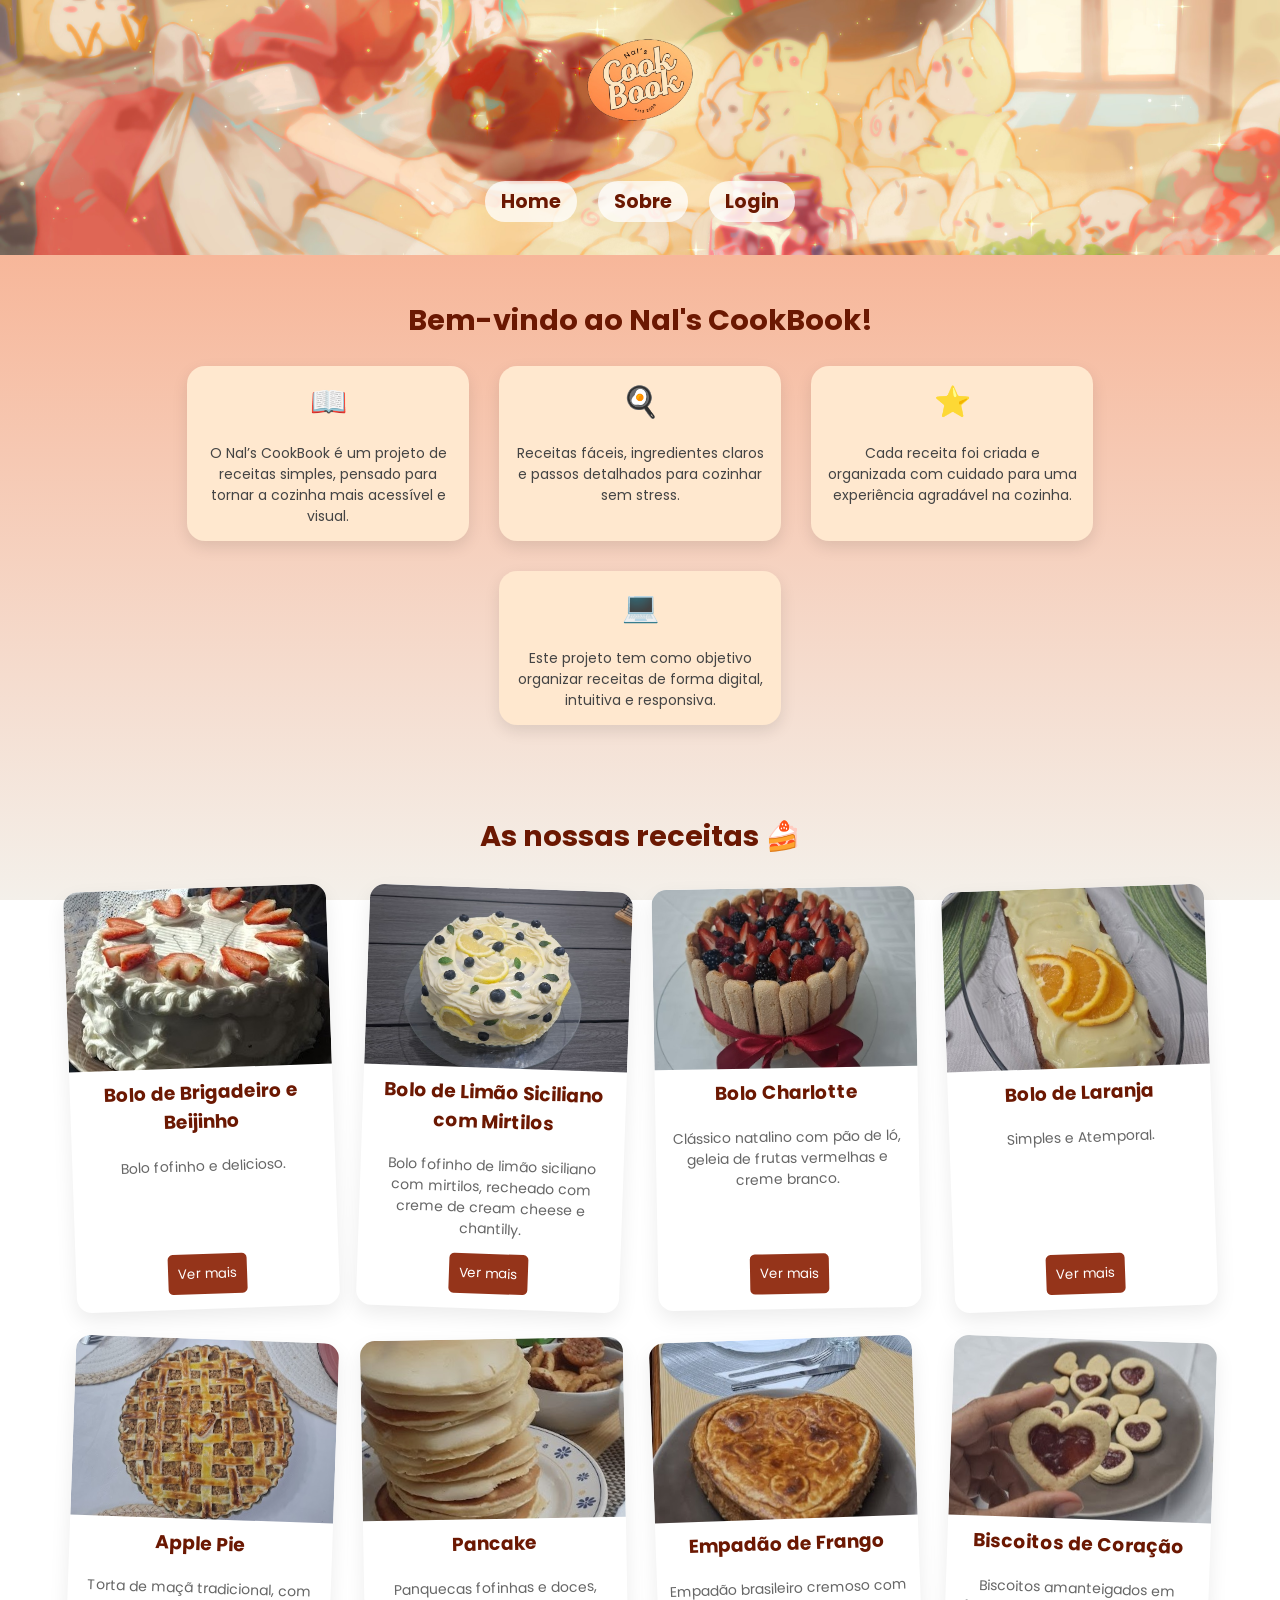
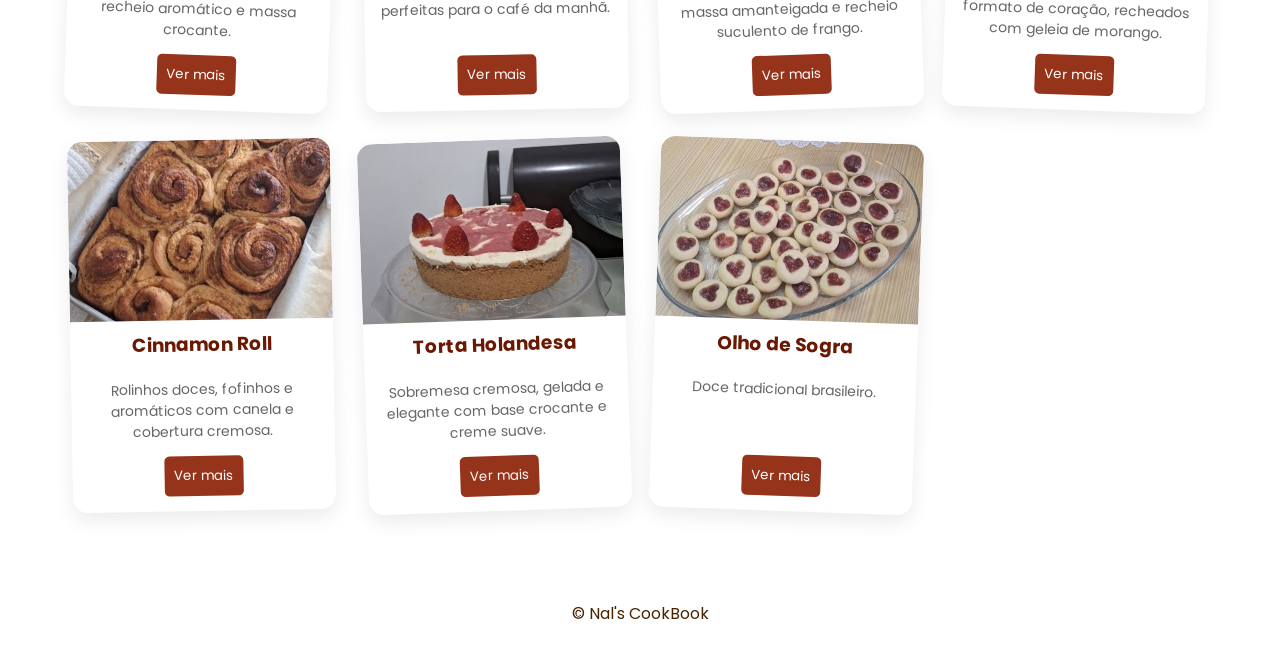
<file: index.html>
<!DOCTYPE html>
<html>
<head>
    <meta charset="UTF-8">
    <meta name="viewport" content="width=device-width, initial-scale=1">
    <title> Nal's CookBook </title>
    <link rel="stylesheet" href="style.css">
    <link href="https://fonts.googleapis.com/css2?family=Poppins:wght@300;400;600&display=swap" rel="stylesheet">
</head>
<body class="body-index">
<header>
    <img src="imgs/logo.png" alt="Nal's Cookbook" class="logo">
<nav>
    <ul>
        <li> <a href="index.html">Home</a> </li>
        <li> <a href="sobre.html">Sobre</a> </li>
        <li> <a href="login.html">Login</a> </li>
    </ul>
</nav>
</header>
<section class="testimonials">
    <h2>Bem-vindo ao Nal's CookBook!</h2>

    <div class="testimonials-container">

        <div class="testimonial-card">
            <div class="icon">📖</div>
            <p class="quote">
                O Nal’s CookBook é um projeto de receitas simples,
                pensado para tornar a cozinha mais acessível e visual.
            </p>
        </div>

        <div class="testimonial-card">
            <div class="icon">🍳</div>
            <p class="quote">
                Receitas fáceis, ingredientes claros e passos 
                detalhados para cozinhar sem stress.
            </p>
        </div>

        <div class="testimonial-card">
            <div class="icon">⭐</div>
            <p class="quote">
                Cada receita foi criada e organizada com 
                cuidado para uma experiência agradável na cozinha.
            </p>
        </div>

        <div class="testimonial-card">
            <div class="icon">💻</div>
            <p class="quote">
                Este projeto tem como objetivo organizar 
                receitas de forma digital, intuitiva e responsiva.
            </p>
        </div>

    </div>
</section>
<main>
    <div class="container">
        <h2 class="titulo-receitas">As nossas receitas 🍰</h2>
        <div class="grid" id="grid"></div>
        <script src="dados.js"></script>
        <script src="javs.js"></script>
    </div>
</main>
<footer>© Nal's CookBook</footer>
</body>

</html>
</file>
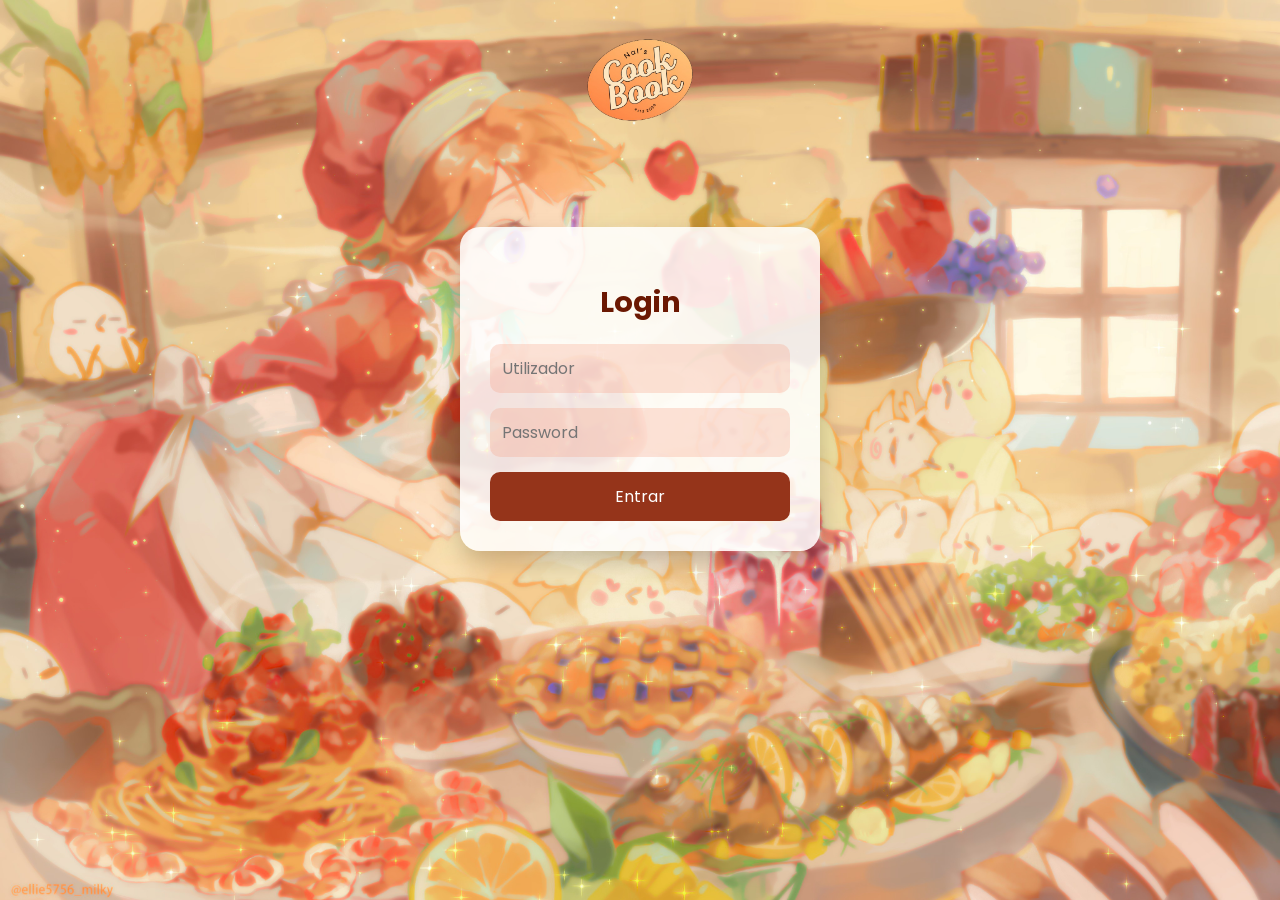
<file: login.html>
<!DOCTYPE html>
<html>
<head>
    <title>Nal's CookBook</title>
    <meta charset="UTF-8">
    <meta name="viewport" content="width=device-width, initial-scale=1">
    <link rel="stylesheet" href="style.css">
    <link href="https://fonts.googleapis.com/css2?family=Poppins:wght@300;400;600&display=swap" rel="stylesheet">
</head>

<body class="body-login">

<header class="header-login">
    <img src="imgs/logo.png" alt="Nal's Cookbook" class="logo">
</header>

<div class="login-container">
    <form id="formLogin" class="login-form">

        <h2>Login</h2>

        <input type="text" id="username" placeholder="Utilizador" required>
        <input type="password" id="password" placeholder="Password" required>

        <button type="submit">Entrar</button>

    </form>
</div>

<script src="auth.js"></script>

<script>
document.getElementById("formLogin").addEventListener("submit", function(e) {
    e.preventDefault();

    const username = document.getElementById("username").value;
    const password = document.getElementById("password").value;

    const ok = loginUser(username, password);

    if (ok) {
        window.location.href = "index.html";
    }
});
</script>

</body>
</html>
</file>
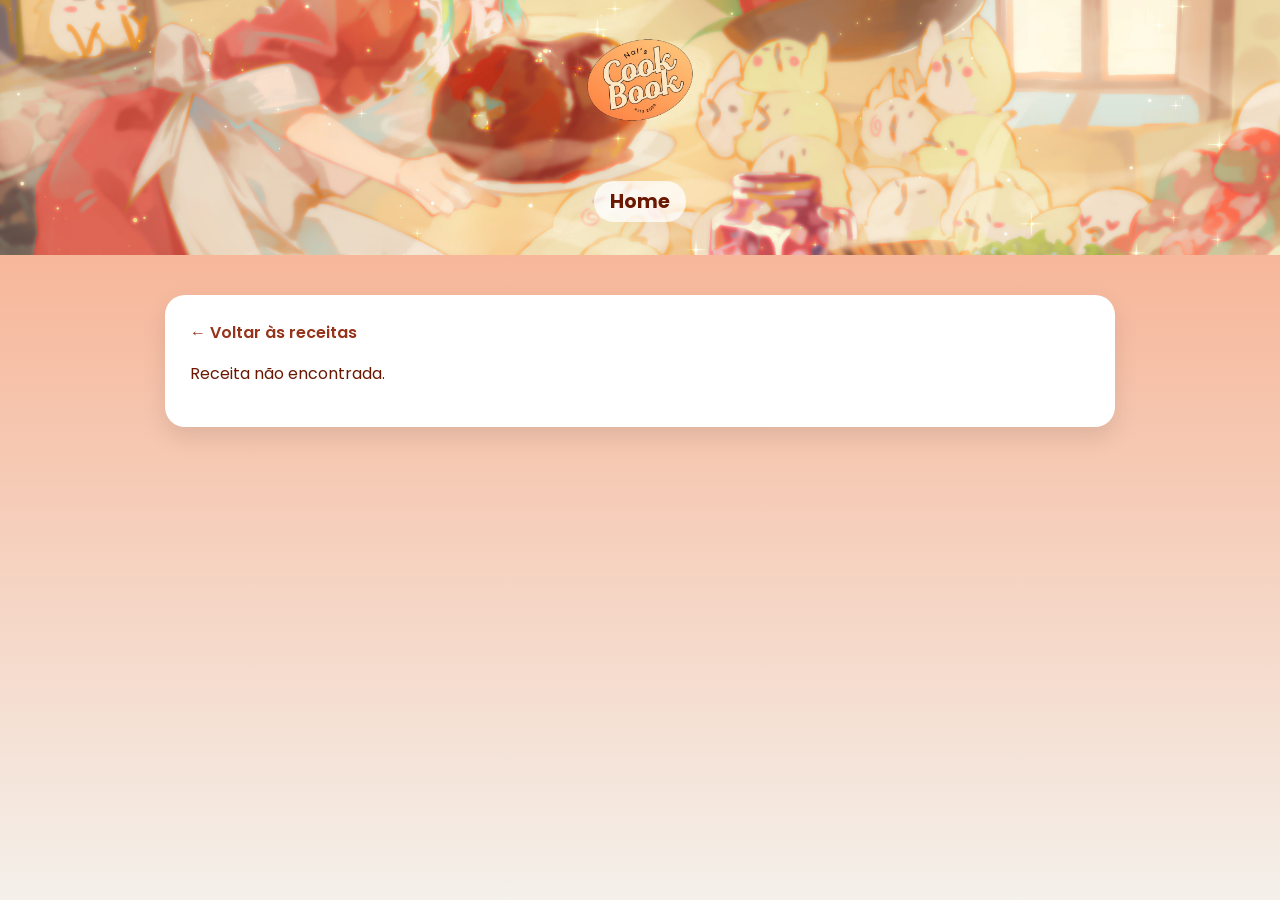
<file: receita.html>
<!DOCTYPE html>
<html>
<head>
    <title>Receita</title>
    <meta charset="UTF-8">
    <meta name="viewport" content="width=device-width, initial-scale=1">
    <link rel="stylesheet" href="style.css">
    <link href="https://fonts.googleapis.com/css2?family=Poppins:wght@300;400;600&display=swap" rel="stylesheet">
</head>

<body class="body-receita">

<header>
    <img src="imgs/logo.png" class="logo" alt="Logo">
    <nav>
        <ul>
            <li><a href="index.html">Home</a></li>
        </ul>
    </nav>
</header>

<main>
    <div id="detalhes" class="receita-container"></div>
</main>

<script src="dados.js"></script>
<script src="receita.js"></script>

</body>
</html>
</file>
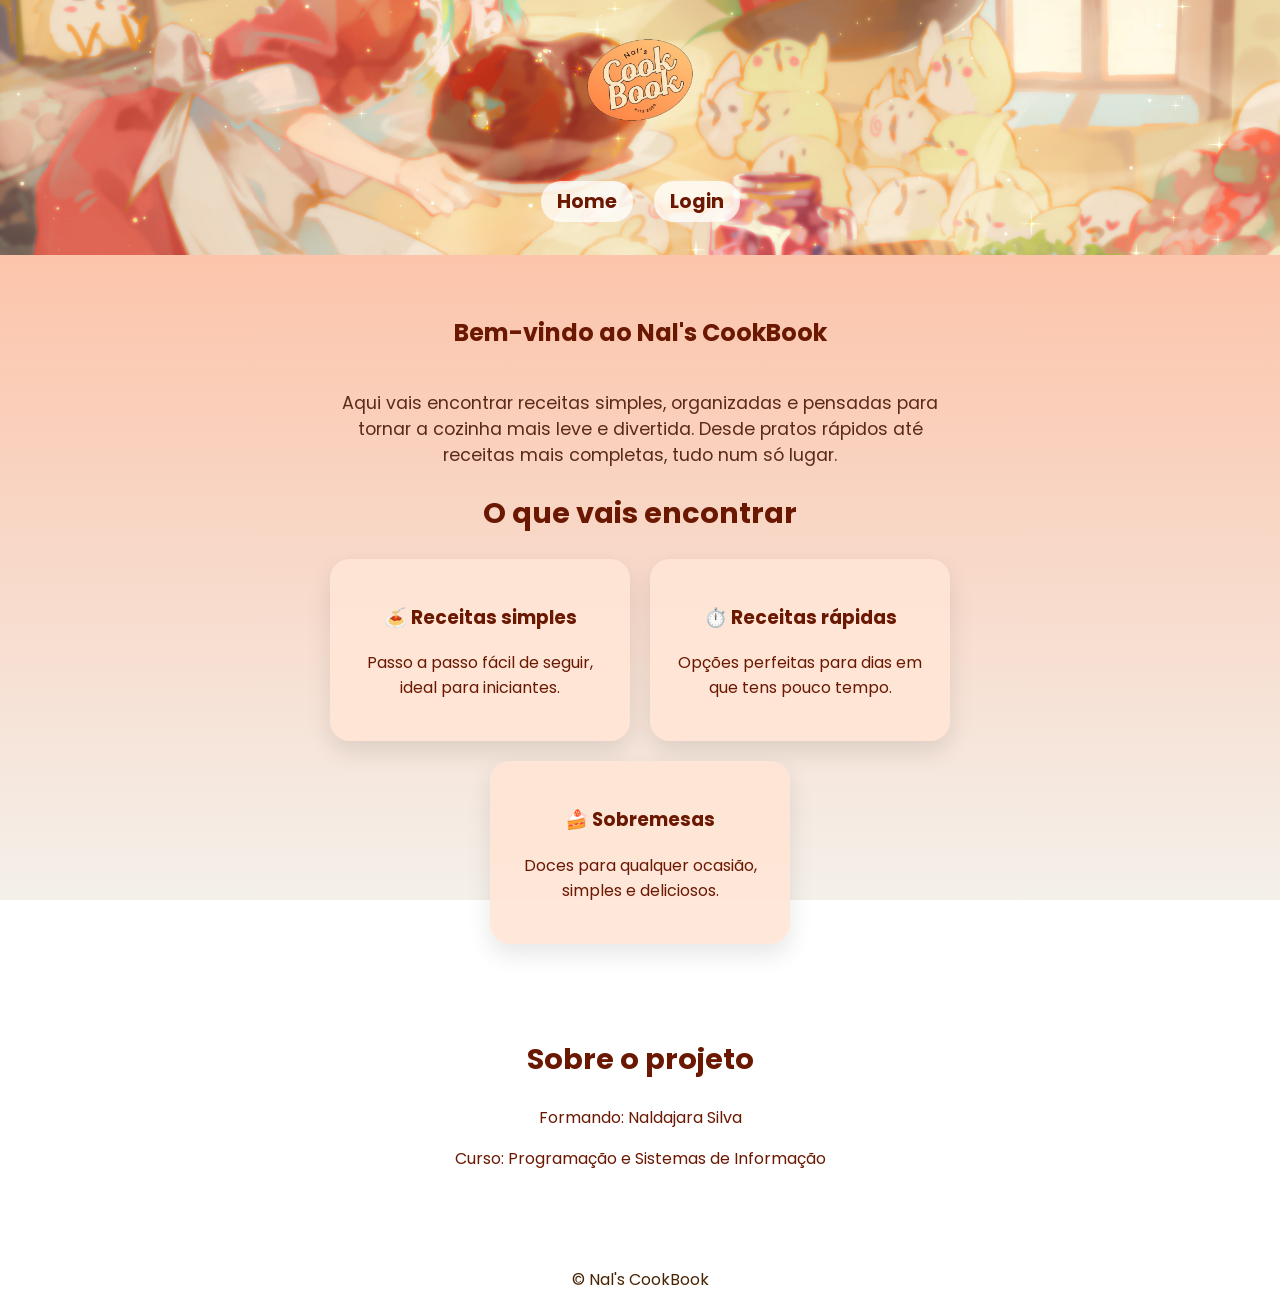
<file: sobre.html>
<!DOCTYPE html>
<html>
<head>
    <meta charset="UTF-8">
    <meta name="viewport" content="width=device-width, initial-scale=1">
    <title> Nal's CookBook </title>
    <link rel="stylesheet" href="style.css">
    <link href="https://fonts.googleapis.com/css2?family=Poppins:wght@300;400;600&display=swap" rel="stylesheet">
</head>

<body class="body-sobre">
    <header>
    <img src="imgs/logo.png" alt="Nal's Cookbook" class="logo">
<nav>
    <ul>
        <li> <a href="index.html">Home</a> </li>
        <li> <a href="login.html">Login</a> </li>
    </ul>
</nav>
</header>
<main class="home-content">

    <section class="intro">
        <h1>Bem-vindo ao Nal's CookBook</h1>
        <p>
            Aqui vais encontrar receitas simples, organizadas e pensadas para tornar
            a cozinha mais leve e divertida. Desde pratos rápidos até receitas mais completas,
            tudo num só lugar.
        </p>
    </section>

    <section class="destaques">
        <h2>O que vais encontrar</h2>

        <div class="cards-info">
            <div class="info-card">
                <h3>🍝 Receitas simples</h3>
                <p>Passo a passo fácil de seguir, ideal para iniciantes.</p>
            </div>

            <div class="info-card">
                <h3>⏱️ Receitas rápidas</h3>
                <p>Opções perfeitas para dias em que tens pouco tempo.</p>
            </div>

            <div class="info-card">
                <h3>🍰 Sobremesas</h3>
                <p>Doces para qualquer ocasião, simples e deliciosos.</p>
            </div>
        </div>
    </section>

    <section class="sobre-projeto">
        <h2>Sobre o projeto</h2>
        <p>Formando: Naldajara Silva </p>
        <p>Curso: Programação e Sistemas de Informação</p>
        
    </section>

</main>
<footer>© Nal's CookBook</footer>
</body>

</html>
</file>
<file: style.css>
/* INDEX */

.body-index{
    background: linear-gradient(to bottom, #f8a07a, #f4f0ea);
    background-repeat:no-repeat;
    background-position:center;
    background-attachment: fixed;
    display:flex;
    flex-direction: column;
    min-height:100vh;
    font-family: 'Poppins', sans-serif;
    margin: 0;
}
.body-receita{
    background: linear-gradient(to bottom, #f8a07a, #f4f0ea);
    background-repeat:no-repeat;
    background-position:center;
    background-attachment: fixed;
    display:flex;
    flex-direction: column;
    min-height:100vh;
    font-family: 'Poppins', sans-serif;
    margin: 0;
}
.body-sobre{
    background: linear-gradient(to bottom, #ffb392, #f4f0ea);
    background-repeat:no-repeat;
    background-position:center;
    background-attachment: fixed;
    display:flex;
    flex-direction: column;
    min-height:100vh;
    font-family: 'Poppins', sans-serif;
    margin: 0;
}
header{
    text-align: center;
    padding: 10px 20px;
    background: transparent;
    background-image: url(imgs/background.jpg);
    background-size:cover;
    background-position:center;
    background-repeat:no-repeat;
    background-attachment: scroll;
    text-align: center;
}
.header-login {
    background: none;
}

.logo {
    width: 140px;
}
nav ul {
    list-style: none;
    padding: 0;
    margin-top: 20px;
    font-size: 1.2rem;
}
nav ul li {
    display: inline-block;
    margin: 4px 8px;
}
nav a {
    display: inline-block;
    text-decoration: none;
    font-weight: bold;
    color: rgb(107, 24, 2);
    background: rgba(255, 255, 255, 0.75);
    padding: 6px 16px;
    border-radius: 20px;
    transition: 0.2s;
}
nav a:hover {
    background: rgb(149, 52, 26);
    color: white;
}
.container p, .container ul{
    margin-top: 10px;
    font-size: 1.5rem;
}

main {
    flex: 1;
}

footer{
    color: rgb(72, 35, 2);
    text-align: center;
    padding: 20px;
}

/* SOBRE */

p {
    color: rgb(107, 24, 2);
    font-size: 1rem;
}

h2 {
    color: rgb(107, 24, 2);
    font-size: 1.8rem;
}
.container-sobre {
    text-align: center;
    margin-top: 50px;
    margin-right: 50px;
    margin-left: 50px;
    padding: 10px;  
}
/* RECEITAS */

body {
    margin: 0;
    font-family: 'Poppins', sans-serif;
}

/* Form elements do not inherit the font by default */
input, button {
    font-family: inherit;
    box-sizing: border-box;
}

.container {
    padding: 70px;
}

.titulo-receitas {
    text-align: center;
    margin: 0 0 30px;
}

.grid {
    display: grid;
    grid-template-columns: repeat(auto-fit, minmax(260px, 1fr));
    gap: 30px;
}
h1{
    color: rgb(107, 24, 2);
}
.card {
    background: white;
    border-radius: 15px;
    overflow: hidden;
    text-align: center;
    padding-bottom: 15px;
    box-shadow: 0 8px 20px rgba(0,0,0,0.08);
    transition: transform 0.3s ease;
    transform: rotate(var(--angle));
    display: flex;
    flex-direction: column;
    cursor: pointer;
}
.card:nth-child(3n+1) {
    --angle: -2deg;
}

.card:nth-child(3n+2) {
    --angle: 2deg;
}

.card:nth-child(3n+3) {
    --angle: -1deg;
}
.card:hover {
    transform: rotate(0deg) scale(1.05);
    box-shadow: 0 15px 30px rgba(0,0,0,0.15);
    transition: 0.3s ease;
    z-index: 10;
}

.card img {
    width: 100%;
    height: 180px;
    object-fit: cover;
}

.card h3 {
    margin: 10px 0;
    color: rgb(107, 24, 2);
}

.card p {
    color: #666;
    padding: 0 10px;
    font-size: 14px;
}

.card button {
    background: rgb(149, 52, 26);
    color: white;
    border: none;
    padding: 10px;
    border-radius: 5px;
    cursor: pointer;
    /* Push the button to the bottom so all cards align */
    margin-top: auto;
    align-self: center;
}

.card button:hover {
    background: rgb(120, 40, 20);
}

.passos-lista {
    list-style: none;
    padding: 0;
    margin: 0;
}

.passos-lista li {
    display: flex;
    gap: 12px;
    align-items: flex-start;
    background: rgba(244, 164, 135, 0.2);
    margin-bottom: 10px;
    padding: 12px 15px;
    border-radius: 12px;
    color: rgb(107, 24, 2);
}

.passos-lista .numero {
    font-weight: bold;
    color: rgb(149, 52, 26);
    font-size: 1rem;
    min-width: 20px;
}

.passos-lista p {
    margin: 0;
    font-size: 1rem;
}
/* RECEITA */
.receita-container {
    max-width: 900px;
    margin: 40px auto;
    background: white;
    padding: 25px;
    border-radius: 20px;
    box-shadow: 0 10px 25px rgba(0,0,0,0.1);
}

.receita-container img {
    display: block;
    width: 100%;
    border-radius: 15px;
    margin-bottom: 20px;
}

.voltar {
    display: inline-block;
    color: rgb(149, 52, 26);
    text-decoration: none;
    font-weight: 600;
}

.voltar:hover {
    text-decoration: underline;
}

/* Photo next to the ingredients */
.receita-topo {
    display: grid;
    grid-template-columns: 300px 1fr;
    gap: 30px;
    align-items: start;
}

.receita-topo h2 {
    margin-top: 0;
}

.ingredientes-lista {
    color: rgb(107, 24, 2);
    padding-left: 20px;
    margin: 0;
}

.ingredientes-lista li {
    margin-bottom: 6px;
}

.ingredientes-lista .subtitulo {
    list-style: none;
    font-weight: 600;
    margin: 14px 0 6px -20px;
}

.ingredientes-lista .subtitulo:first-child {
    margin-top: 0;
}


.receita-container h2 {
    margin-bottom: 10px;
    color: rgb(107, 24, 2);
}

.receita-container .descricao {
    margin-bottom: 20px;
    color: #666;
}

.receita-info {
    display: grid;
    grid-template-columns: 1fr 1fr;
    gap: 20px;
}

.bloco {
    background: rgba(244, 164, 135, 0.2);
    padding: 15px;
    border-radius: 15px;
}

.bloco h3 {
    margin-bottom: 10px;
}

.body-login {
    background-image: url(imgs/background.jpg);
    background-size: cover;
    background-position: center;
    background-repeat: no-repeat;
    min-height: 100vh;
    display: flex;
    flex-direction: column;
    align-items: center;
}

.login-container {
    margin-top: 60px;
    display: flex;
    justify-content: center;
    width: 100%;
}

.login-form {
    background: rgba(255, 255, 255, 0.85);
    padding: 30px;
    border-radius: 20px;
    width: 300px;
    text-align: center;
    box-shadow: 0 10px 25px rgba(0,0,0,0.2);
}

.login-form h2 {
    margin-bottom: 20px;
    color: rgb(107, 24, 2);
}

.login-form input {
    width: 100%;
    padding: 12px;
    margin-bottom: 15px;
    border: none;
    border-radius: 10px;
    background: rgba(244, 164, 135, 0.3);
    outline: none;
    font-size: 1rem;
}


.login-form input:focus {
    background: rgba(244, 164, 135, 0.5);
}


.login-form button {
    width: 100%;
    padding: 12px;
    border: none;
    border-radius: 10px;
    background: rgb(149, 52, 26);
    color: white;
    font-size: 1rem;
    cursor: pointer;
    transition: 0.3s;
}

.login-form button:hover {
    background: rgb(120, 40, 20);
    transform: scale(1.05);
}

/* TESTIMONIALS */

.testimonials {
    text-align: center;
    padding: 20px 40px;
}

.testimonials h3 {
    color: rgb(107, 24, 2);
    margin-bottom: 10px;
}


.testimonials-container {
    display: flex;
    justify-content: center;
    gap: 30px;
    flex-wrap: wrap;
}

.testimonial-card {
    background: #ffe8cf;
    padding: 14px 16px;
    border-radius: 18px;
    max-width: 250px;
    min-height: auto; /* remove a altura fixa */

    display: flex;
    flex-direction: column;
    align-items: center;
    justify-content: flex-start; /* em vez de center */

    text-align: center;
    box-shadow: 0 6px 16px rgba(0,0,0,0.1);
    transition: 0.3s ease;
}

.testimonial-card:hover {
    transform: translateY(-8px) scale(1.02);
    box-shadow: 0 15px 30px rgba(0,0,0,0.2);
}
.icon {
    font-size: 30px;
    margin-bottom: 4px;
}
.quote {
    font-size: 14px;
    color: #444;
    margin-bottom: 0;
}
.testimonial-card:nth-child(1) {
    background: #ffe8cf;
}

.testimonial-card:nth-child(2) {
    background: #ffe8cf;
}

.testimonial-card:nth-child(3) {
    background: #ffe8cf;
}
.testimonial-card:nth-child(4) {
    background: #ffe8cf;
}
.home-content {
    max-width: 900px;
    margin: 0 auto;
    padding: 40px 20px;
    text-align: center;
}

/* INTRO */
.intro h1 {
    color: rgb(107, 24, 2);
    margin-bottom: 40px;
}

.intro p {
    font-size: 1.1rem;
    max-width: 600px;
    margin: 0 auto;
    color: #5a2a1a;
}

/* CARDS */
.cards-info {
    display: flex;
    gap: 20px;
    justify-content: center;
    flex-wrap: wrap;
    margin-top: 20px;
}

.info-card {
    background: rgba(255, 230, 214, 0.9);
    padding: 25px;
    border-radius: 20px;
    width: 250px;
    box-shadow: 0 10px 25px rgba(0,0,0,0.1);
    transition: 0.3s;
}

.info-card:hover {
    transform: translateY(-8px);
}

.info-card h3 {
    color: rgb(107, 24, 2);
}

.sobre-projeto {
     margin-top: 50px;
    background: rgba(255, 255, 255, 0.6);
    padding: 20px;
    border-radius: 15px;
}

/* MOBILE */
@media (max-width: 600px) {
    .container {
        padding: 20px;
    }

    .receita-container {
        margin: 20px 16px;
    }

    .receita-topo {
        grid-template-columns: 1fr;
        gap: 0;
    }
}
</file>
